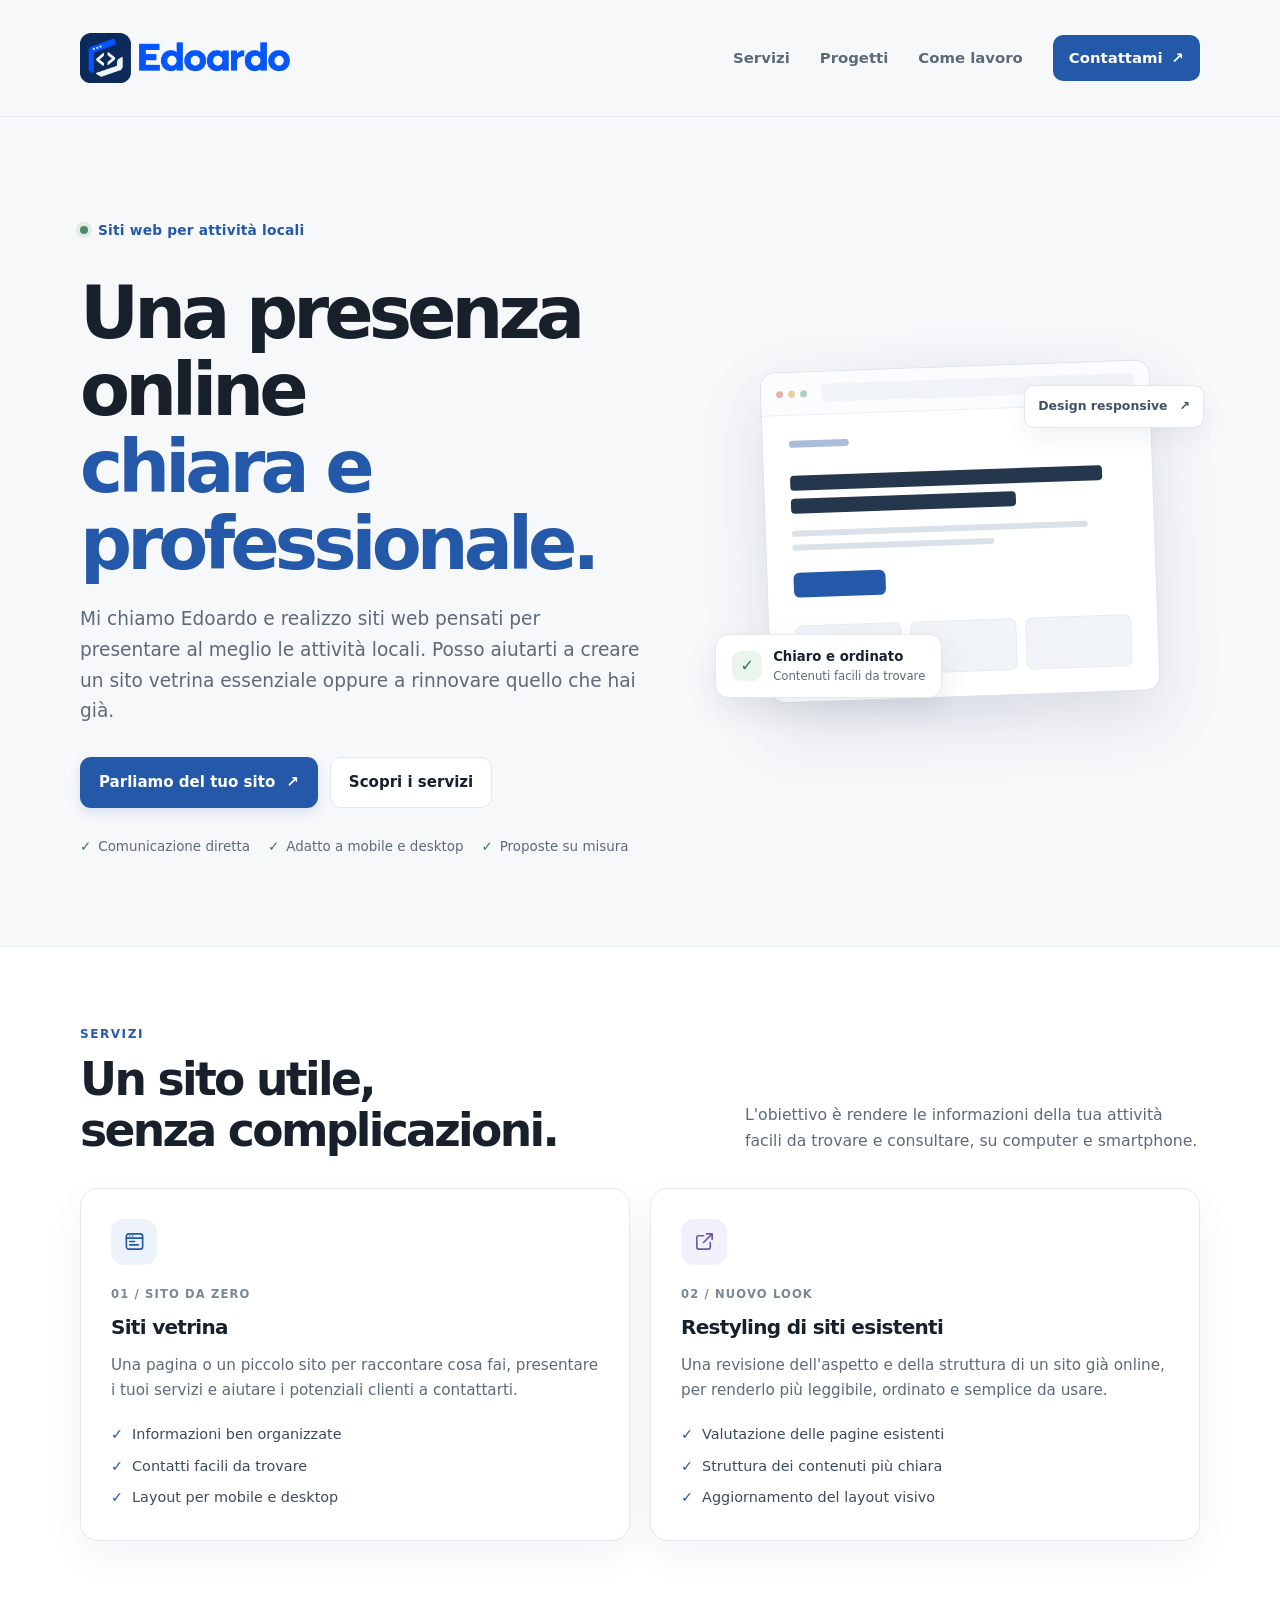
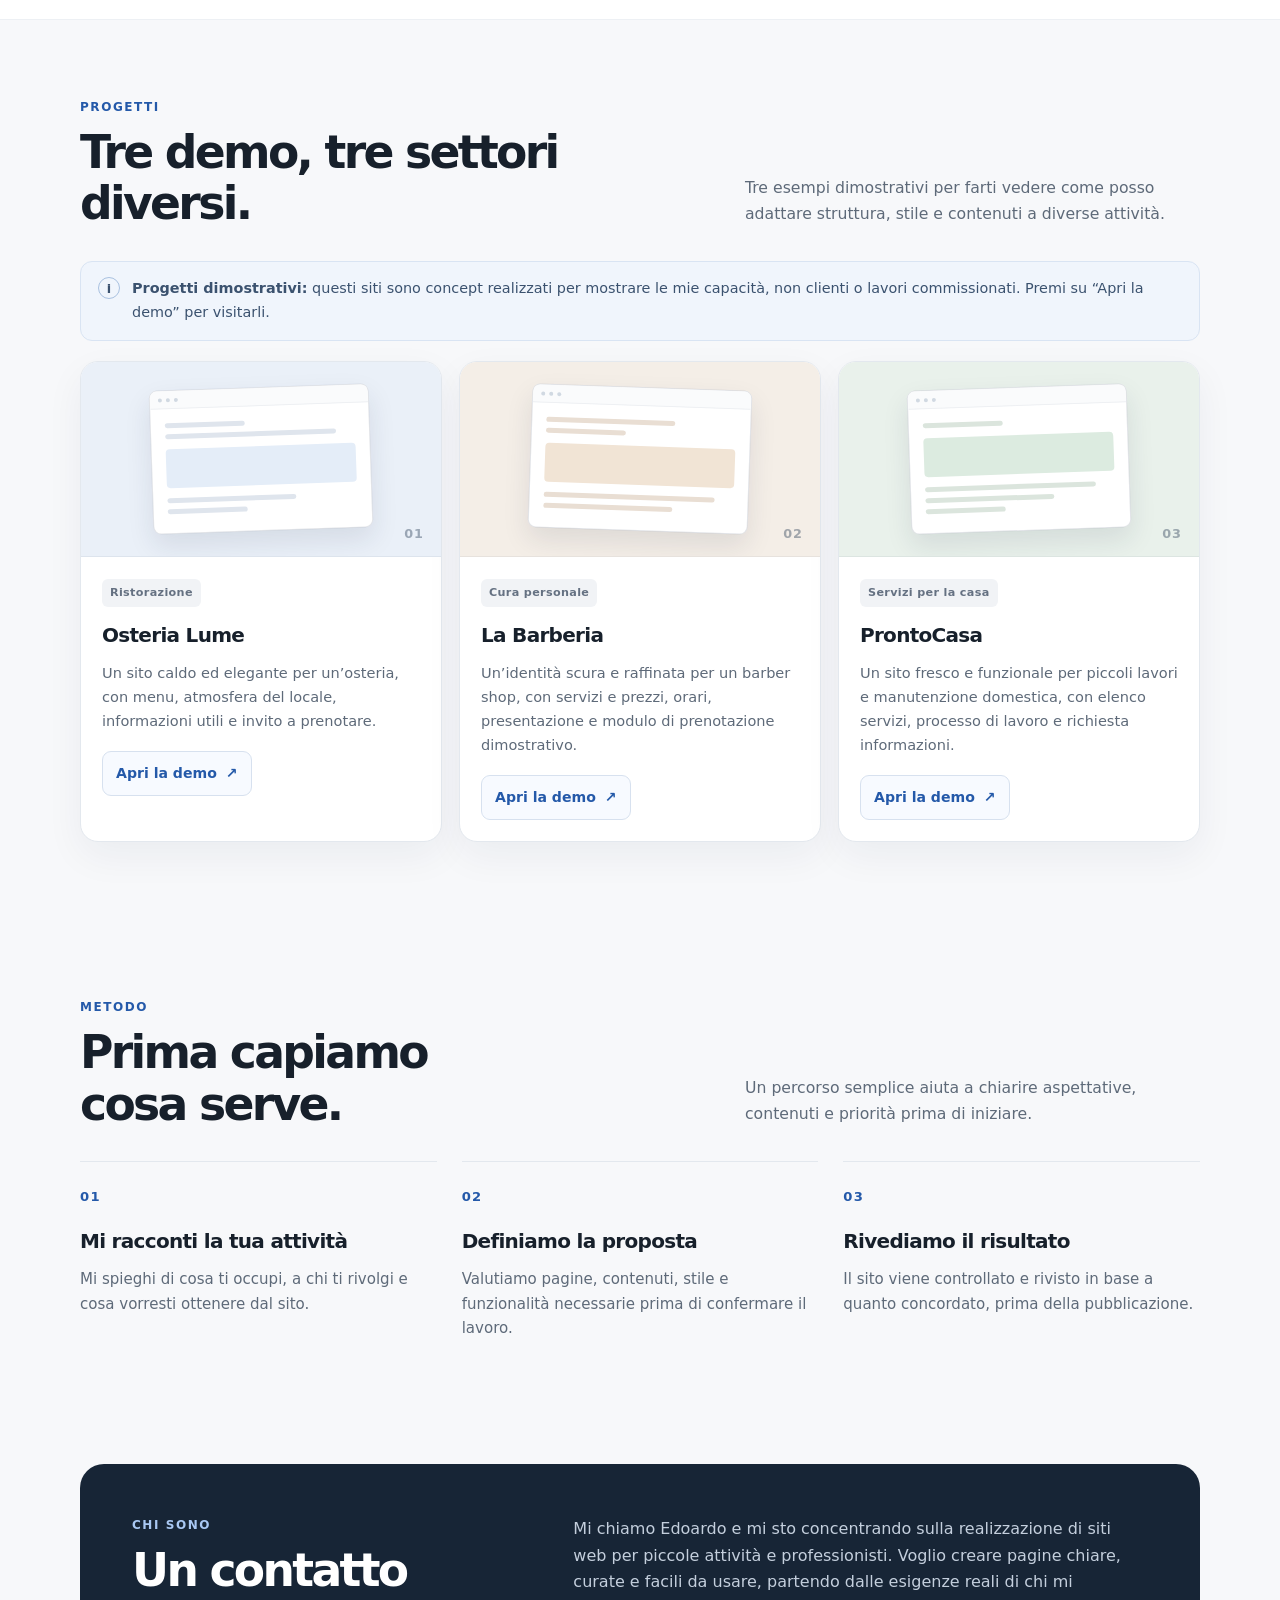
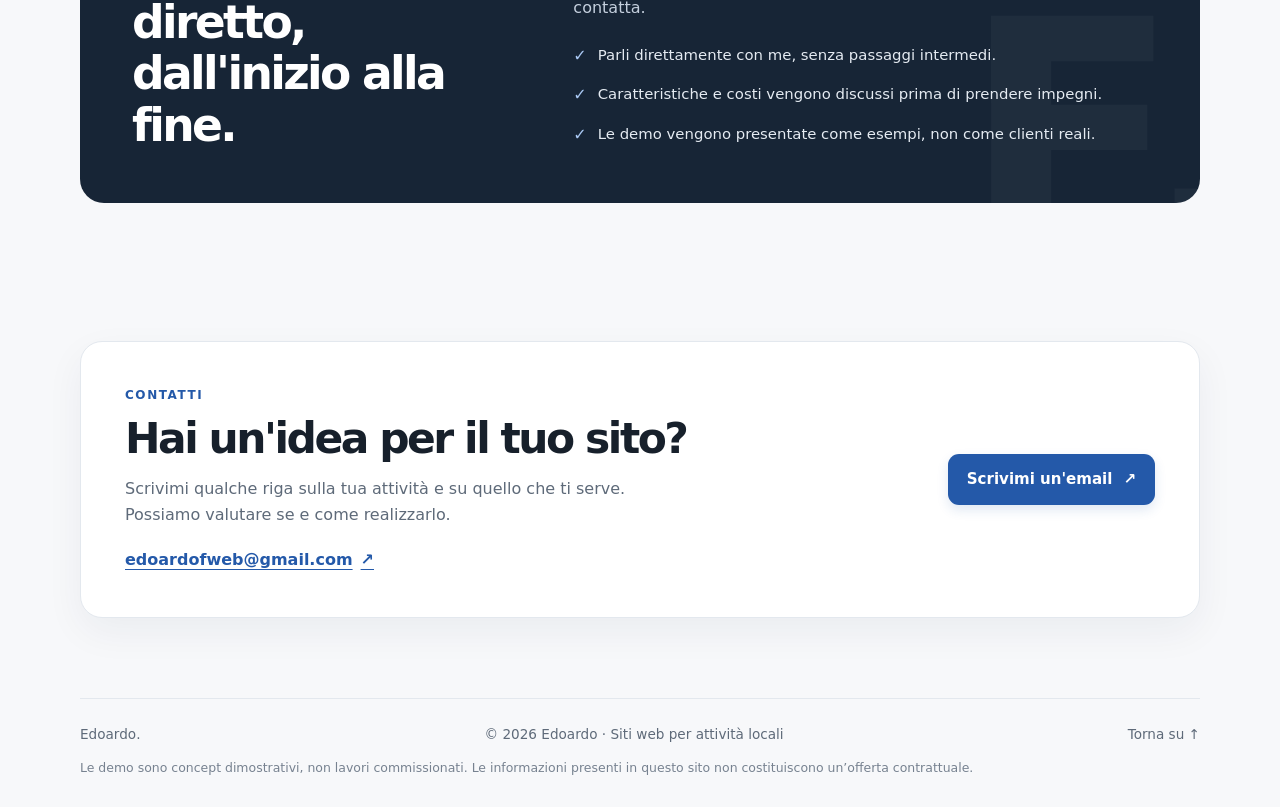
<file: index.html>
<!doctype html>
<html lang="it">
<head>
  <meta charset="utf-8">
  <meta name="viewport" content="width=device-width, initial-scale=1">
  <meta name="theme-color" content="#f7f8fa">
  <meta name="description" content="Edoardo realizza siti web vetrina per attività locali e si occupa del restyling di siti esistenti.">
  <link rel="icon" type="image/png" href="logopiccolo.png">
  <link rel="apple-touch-icon" href="logopiccolo.png">
  <title>Edoardo — Siti web per attività locali</title>
  <link rel="stylesheet" href="style.css">
  <script src="script.js" defer></script>
</head>
<body>
  <a class="skip-link" href="#contenuto">Vai al contenuto</a>

  <header class="site-header">
    <nav class="nav container" aria-label="Navigazione principale">
      <a class="wordmark" href="#inizio" aria-label="Edoardo, torna all'inizio"><img src="logo.png" alt="Edoardo — Siti web per attività locali" class="logo-image" width="1774" height="887"></a>

      <button class="menu-toggle" type="button" aria-expanded="false" aria-controls="nav-links" aria-label="Apri il menu">
        <span></span><span></span>
      </button>

      <div class="nav-links" id="nav-links">
        <a href="#servizi">Servizi</a>
        <a href="#progetti">Progetti</a>
        <a href="#metodo">Come lavoro</a>
        <a class="nav-cta" href="#contatti">Contattami <span aria-hidden="true">↗</span></a>
      </div>
    </nav>
  </header>

  <main id="contenuto">
    <section class="hero container" id="inizio">
      <div class="hero-copy">
        <p class="eyebrow"><span class="status-dot" aria-hidden="true"></span> Siti web per attività locali</p>
        <h1>Una presenza online<br class="desktop-break"> <span>chiara e professionale.</span></h1>
        <p class="hero-description">Mi chiamo Edoardo e realizzo siti web pensati per presentare al meglio le attività locali. Posso aiutarti a creare un sito vetrina essenziale oppure a rinnovare quello che hai già.</p>
        <div class="hero-actions">
          <a class="button button-primary" href="#contatti">Parliamo del tuo sito <span aria-hidden="true">↗</span></a>
          <a class="button button-secondary" href="#servizi">Scopri i servizi</a>
        </div>
        <div class="trust-points" aria-label="Caratteristiche del servizio">
          <span>Comunicazione diretta</span>
          <span>Adatto a mobile e desktop</span>
          <span>Proposte su misura</span>
        </div>
      </div>

      <div class="hero-visual" aria-hidden="true">
        <div class="visual-glow"></div>
        <div class="browser-card">
          <div class="browser-top">
            <div class="window-dots"><i></i><i></i><i></i></div>
            <div class="browser-address"></div>
          </div>
          <div class="browser-content">
            <div class="mock-brand"></div>
            <div class="mock-heading"></div>
            <div class="mock-heading mock-heading-short"></div>
            <div class="mock-copy"></div>
            <div class="mock-copy mock-copy-short"></div>
            <div class="mock-button"></div>
            <div class="mock-lower">
              <div></div><div></div><div></div>
            </div>
          </div>
        </div>
        <div class="floating-note"><span class="note-check">✓</span><span><strong>Chiaro e ordinato</strong><small>Contenuti facili da trovare</small></span></div>
        <div class="floating-chip">Design responsive <span aria-hidden="true">↗</span></div>
      </div>
    </section>

    <section class="section section-services" id="servizi">
      <div class="container">
        <div class="section-heading">
          <div>
            <p class="kicker">Servizi</p>
            <h2>Un sito utile,<br class="mobile-break"> senza complicazioni.</h2>
          </div>
          <p class="section-intro">L'obiettivo è rendere le informazioni della tua attività facili da trovare e consultare, su computer e smartphone.</p>
        </div>

        <div class="service-grid">
          <article class="service-card">
            <div class="service-icon" aria-hidden="true">
              <svg viewBox="0 0 24 24" fill="none"><rect x="3.5" y="4" width="17" height="16" rx="2.5"></rect><path d="M3.5 8.5h17M7 6.25h.01M10 6.25h.01M7 12h5M7 15.5h9"></path></svg>
            </div>
            <p class="card-index">01 / Sito da zero</p>
            <h3>Siti vetrina</h3>
            <p>Una pagina o un piccolo sito per raccontare cosa fai, presentare i tuoi servizi e aiutare i potenziali clienti a contattarti.</p>
            <ul class="check-list">
              <li>Informazioni ben organizzate</li>
              <li>Contatti facili da trovare</li>
              <li>Layout per mobile e desktop</li>
            </ul>
          </article>

          <article class="service-card">
            <div class="service-icon service-icon-alt" aria-hidden="true">
              <svg viewBox="0 0 24 24" fill="none"><path d="M14 4h6v6M20 4l-9 9"></path><path d="M18 13v5a2 2 0 0 1-2 2H6a2 2 0 0 1-2-2V8a2 2 0 0 1 2-2h5"></path></svg>
            </div>
            <p class="card-index">02 / Nuovo look</p>
            <h3>Restyling di siti esistenti</h3>
            <p>Una revisione dell'aspetto e della struttura di un sito già online, per renderlo più leggibile, ordinato e semplice da usare.</p>
            <ul class="check-list">
              <li>Valutazione delle pagine esistenti</li>
              <li>Struttura dei contenuti più chiara</li>
              <li>Aggiornamento del layout visivo</li>
            </ul>
          </article>
        </div>
      </div>
    </section>

    <section class="section section-projects" id="progetti">
      <div class="container">
        <div class="section-heading">
          <div>
            <p class="kicker">Progetti</p>
            <h2>Tre demo, tre settori diversi.</h2>
          </div>
          <p class="section-intro">Tre esempi dimostrativi per farti vedere come posso adattare struttura, stile e contenuti a diverse attività.</p>
        </div>

        <div class="notice"><span class="notice-icon" aria-hidden="true">i</span><p><strong>Progetti dimostrativi:</strong> questi siti sono concept realizzati per mostrare le mie capacità, non clienti o lavori commissionati. Premi su “Apri la demo” per visitarli.</p></div>

        <div class="project-grid">
          <article class="project-card">
            <div class="project-art art-blue" aria-hidden="true">
              <div class="mini-browser">
                <div class="mini-top"><span></span><span></span><span></span></div>
                <div class="mini-inner"><div class="mini-line line-short"></div><div class="mini-line line-wide"></div><div class="mini-hero"></div><div class="mini-line line-mid"></div><div class="mini-line line-short"></div></div>
              </div>
              <span class="art-number">01</span>
            </div>
            <div class="project-info">
              <span class="project-label">Ristorazione</span>
              <h3>Osteria Lume</h3>
              <p>Un sito caldo ed elegante per un’osteria, con menu, atmosfera del locale, informazioni utili e invito a prenotare.</p>
              <a class="project-link" href="demos/osteria-lume/index.html" aria-label="Apri la demo Osteria Lume">Apri la demo <span aria-hidden="true">↗</span></a>
            </div>
          </article>

          <article class="project-card">
            <div class="project-art art-sand" aria-hidden="true">
              <div class="mini-browser mini-browser-warm">
                <div class="mini-top"><span></span><span></span><span></span></div>
                <div class="mini-inner"><div class="mini-line line-mid"></div><div class="mini-line line-short"></div><div class="mini-hero mini-hero-warm"></div><div class="mini-line line-wide"></div><div class="mini-line line-mid"></div></div>
              </div>
              <span class="art-number">02</span>
            </div>
            <div class="project-info">
              <span class="project-label">Cura personale</span>
              <h3>La Barberia</h3>
              <p>Un’identità scura e raffinata per un barber shop, con servizi e prezzi, orari, presentazione e modulo di prenotazione dimostrativo.</p>
              <a class="project-link" href="demos/la-barberia/index.html" aria-label="Apri la demo La Barberia">Apri la demo <span aria-hidden="true">↗</span></a>
            </div>
          </article>

          <article class="project-card">
            <div class="project-art art-green" aria-hidden="true">
              <div class="mini-browser mini-browser-green">
                <div class="mini-top"><span></span><span></span><span></span></div>
                <div class="mini-inner"><div class="mini-line line-short"></div><div class="mini-hero mini-hero-green"></div><div class="mini-line line-wide"></div><div class="mini-line line-mid"></div><div class="mini-line line-short"></div></div>
              </div>
              <span class="art-number">03</span>
            </div>
            <div class="project-info">
              <span class="project-label">Servizi per la casa</span>
              <h3>ProntoCasa</h3>
              <p>Un sito fresco e funzionale per piccoli lavori e manutenzione domestica, con elenco servizi, processo di lavoro e richiesta informazioni.</p>
              <a class="project-link" href="demos/prontocasa/index.html" aria-label="Apri la demo ProntoCasa">Apri la demo <span aria-hidden="true">↗</span></a>
            </div>
          </article>
        </div>
      </div>
    </section>

    <section class="section" id="metodo">
      <div class="container">
        <div class="section-heading">
          <div>
            <p class="kicker">Metodo</p>
            <h2>Prima capiamo<br class="mobile-break"> cosa serve.</h2>
          </div>
          <p class="section-intro">Un percorso semplice aiuta a chiarire aspettative, contenuti e priorità prima di iniziare.</p>
        </div>
        <div class="steps-grid">
          <article class="step-card"><span class="step-number">01</span><h3>Mi racconti la tua attività</h3><p>Mi spieghi di cosa ti occupi, a chi ti rivolgi e cosa vorresti ottenere dal sito.</p></article>
          <article class="step-card"><span class="step-number">02</span><h3>Definiamo la proposta</h3><p>Valutiamo pagine, contenuti, stile e funzionalità necessarie prima di confermare il lavoro.</p></article>
          <article class="step-card"><span class="step-number">03</span><h3>Rivediamo il risultato</h3><p>Il sito viene controllato e rivisto in base a quanto concordato, prima della pubblicazione.</p></article>
        </div>
      </div>
    </section>

    <section class="section section-about" id="chi-sono">
      <div class="container">
        <div class="about-panel">
          <div class="about-heading">
            <p class="kicker kicker-light">Chi sono</p>
            <h2>Un contatto diretto, dall'inizio alla fine.</h2>
          </div>
          <div class="about-content">
            <p>Mi chiamo Edoardo e mi sto concentrando sulla realizzazione di siti web per piccole attività e professionisti. Voglio creare pagine chiare, curate e facili da usare, partendo dalle esigenze reali di chi mi contatta.</p>
            <div class="about-point"><span aria-hidden="true">✓</span><p>Parli direttamente con me, senza passaggi intermedi.</p></div>
            <div class="about-point"><span aria-hidden="true">✓</span><p>Caratteristiche e costi vengono discussi prima di prendere impegni.</p></div>
            <div class="about-point"><span aria-hidden="true">✓</span><p>Le demo vengono presentate come esempi, non come clienti reali.</p></div>
          </div>
          <div class="about-decoration" aria-hidden="true"><span>E.</span></div>
        </div>
      </div>
    </section>

    <section class="section section-contact" id="contatti">
      <div class="container">
        <div class="contact-panel">
          <div class="contact-copy">
            <p class="kicker">Contatti</p>
            <h2>Hai un'idea per il tuo sito?</h2>
            <p>Scrivimi qualche riga sulla tua attività e su quello che ti serve. Possiamo valutare se e come realizzarlo.</p>
            <a class="email-link" href="mailto:edoardofweb@gmail.com">edoardofweb@gmail.com <span aria-hidden="true">↗</span></a>
          </div>
          <a class="button button-primary contact-button" href="mailto:edoardofweb@gmail.com?subject=Richiesta%20informazioni%20per%20un%20sito%20web">Scrivimi un'email <span aria-hidden="true">↗</span></a>
        </div>
      </div>
    </section>
  </main>

  <footer class="site-footer">
    <div class="container footer-inner">
      <a class="wordmark" href="#inizio">Edoardo<span>.</span></a>
      <p>© <span id="year">2026</span> Edoardo · Siti web per attività locali</p>
      <a class="back-top" href="#inizio">Torna su ↑</a>
    </div>
    <div class="container footer-note">Le demo sono concept dimostrativi, non lavori commissionati. Le informazioni presenti in questo sito non costituiscono un’offerta contrattuale.</div>
  </footer>
</body>
</html>
</file>
<file: style.css>
/* Edoardo — portfolio personale
   Il logo principale è caricato da logo.png, nella stessa cartella di index.html. */

:root {
  color-scheme: light;
  --bg: #f7f8fa;
  --surface: #ffffff;
  --text: #17202b;
  --muted: #5e6a79;
  --line: #e3e8ee;
  --accent: #2459a9;
  --accent-dark: #1c4789;
  --accent-soft: #edf3fb;
  --radius: 18px;
  --shadow: 0 14px 38px rgba(25, 42, 66, .055);
  --max-width: 1120px;
}

* { box-sizing: border-box; }
html { scroll-behavior: smooth; scroll-padding-top: 94px; }
body {
  margin: 0;
  background: var(--bg);
  color: var(--text);
  font-family: Inter, ui-sans-serif, system-ui, -apple-system, BlinkMacSystemFont, "Segoe UI", sans-serif;
  line-height: 1.65;
  -webkit-font-smoothing: antialiased;
}
a { color: inherit; }
button, a { -webkit-tap-highlight-color: transparent; }
a:focus-visible, button:focus-visible { outline: 3px solid #82aef1; outline-offset: 4px; }
.container { width: min(var(--max-width), calc(100% - 48px)); margin-inline: auto; }
.skip-link { position: absolute; top: -100px; left: 16px; z-index: 100; background: #fff; padding: 10px 14px; border-radius: 8px; }
.skip-link:focus { top: 12px; }

.site-header {
  position: sticky; top: 0; z-index: 20;
  background: rgba(247, 248, 250, .9);
  border-bottom: 1px solid rgba(227, 232, 238, .85);
  backdrop-filter: blur(16px);
}
.nav { min-height: 116px; display: flex; align-items: center; justify-content: space-between; gap: 28px; }
.wordmark { display: inline-flex; align-items: center; flex: 0 0 auto; text-decoration: none; line-height: 0; }
.logo-image { display: block; width: 210px; max-width: 100%; height: auto; object-fit: contain; }
.nav-links { display: flex; align-items: center; gap: 30px; }
.nav-links > a { color: var(--muted); font-size: .93rem; font-weight: 600; text-decoration: none; transition: color .2s ease, background .2s ease; }
.nav-links > a:hover { color: var(--text); }
.nav-links .nav-cta { display: inline-flex; gap: 9px; align-items: center; padding: 11px 16px; border-radius: 10px; background: var(--accent); color: #fff; }
.nav-links .nav-cta:hover { background: var(--accent-dark); color: #fff; }
.menu-toggle { display: none; }

.hero { display: grid; grid-template-columns: minmax(0, 1.08fr) minmax(330px, .92fr); gap: clamp(35px, 6vw, 82px); align-items: center; padding-top: 88px; padding-bottom: 88px; min-height: 620px; }
.hero-copy { position: relative; z-index: 1; }
.eyebrow { display: inline-flex; align-items: center; gap: 10px; color: var(--accent); font-size: .86rem; font-weight: 750; letter-spacing: .015em; }
.status-dot { width: 8px; height: 8px; background: #4e8c67; border-radius: 50%; box-shadow: 0 0 0 4px rgba(78, 140, 103, .12); }
h1 { max-width: 720px; margin: 20px 0 22px; font-size: clamp(2.8rem, 5.7vw, 4.55rem); font-weight: 780; line-height: 1.055; letter-spacing: -.067em; }
h1 span { color: var(--accent); }
.hero-description { max-width: 625px; margin: 0; color: var(--muted); font-size: clamp(1.03rem, 1.6vw, 1.16rem); }
.hero-actions { display: flex; flex-wrap: wrap; gap: 12px; margin-top: 30px; }
.button { display: inline-flex; justify-content: center; align-items: center; gap: 11px; min-height: 49px; padding: 12px 18px; border: 1px solid transparent; border-radius: 11px; text-decoration: none; font-size: .94rem; font-weight: 720; transition: transform .2s ease, background .2s ease, border-color .2s ease; }
.button:hover { transform: translateY(-2px); }
.button-primary { color: #fff; background: var(--accent); box-shadow: 0 5px 12px rgba(36, 89, 169, .14); }
.button-primary:hover { background: var(--accent-dark); }
.button-secondary { color: var(--text); background: #fff; border-color: var(--line); }
.button-secondary:hover { border-color: #c8d1dc; background: #fbfcfd; }
.trust-points { display: flex; flex-wrap: wrap; gap: 9px 18px; margin-top: 28px; color: var(--muted); font-size: .84rem; }
.trust-points span::before { content: "✓"; color: #39734e; font-weight: 850; margin-right: 7px; }

.hero-visual { min-height: 400px; position: relative; display: grid; place-items: center; isolation: isolate; }
.visual-glow { position: absolute; width: 95%; aspect-ratio: 1; max-width: 410px; border-radius: 50%; background: radial-gradient(circle, #e7eef9 0%, rgba(231,238,249,.62) 43%, rgba(247,248,250,0) 72%); z-index: -1; }
.browser-card { width: min(100%, 390px); overflow: hidden; background: #fff; border: 1px solid #dce3eb; border-radius: 15px; box-shadow: 0 25px 65px rgba(29, 50, 79, .13); transform: rotate(-2deg); }
.browser-top { display: flex; align-items: center; gap: 15px; height: 43px; padding: 0 15px; background: #fbfcfd; border-bottom: 1px solid #edf0f4; }
.window-dots { display: flex; gap: 5px; }
.window-dots i { width: 7px; height: 7px; display: block; border-radius: 50%; background: #d6dde6; }
.window-dots i:first-child { background: #e5b2ab; }
.window-dots i:nth-child(2) { background: #e6d1a2; }
.window-dots i:nth-child(3) { background: #acd1b7; }
.browser-address { height: 18px; flex: 1; border-radius: 5px; background: #f0f3f7; }
.browser-content { padding: 25px 26px 24px; }
.mock-brand { width: 60px; height: 7px; border-radius: 4px; background: #a9bdd8; margin-bottom: 28px; }
.mock-heading { height: 15px; width: 93%; border-radius: 4px; background: #25374c; margin-bottom: 8px; }
.mock-heading-short { width: 67%; }
.mock-copy { height: 6px; width: 88%; border-radius: 5px; background: #dbe1e9; margin-top: 17px; }
.mock-copy-short { width: 60%; margin-top: 8px; }
.mock-button { width: 92px; height: 25px; margin-top: 22px; border-radius: 6px; background: var(--accent); }
.mock-lower { display: grid; grid-template-columns: repeat(3, 1fr); gap: 9px; margin-top: 28px; }
.mock-lower div { height: 52px; border-radius: 7px; background: #f0f4f8; border: 1px solid #e7ecf2; }
.floating-note { position: absolute; bottom: 33px; left: -5px; display: flex; align-items: center; gap: 11px; padding: 13px 16px; background: #fff; border: 1px solid var(--line); border-radius: 13px; box-shadow: 0 12px 30px rgba(25,42,66,.09); }
.note-check { width: 30px; height: 30px; display: grid; place-items: center; color: #2e7650; background: #eaf5ee; border-radius: 9px; font-weight: 850; }
.floating-note strong, .floating-note small { display: block; line-height: 1.35; }
.floating-note strong { font-size: .83rem; }
.floating-note small { margin-top: 3px; color: var(--muted); font-size: .73rem; }
.floating-chip { position: absolute; top: 54px; right: -4px; display: flex; gap: 12px; align-items: center; padding: 10px 13px; background: #fff; border: 1px solid var(--line); border-radius: 10px; box-shadow: 0 10px 25px rgba(25,42,66,.06); color: #435166; font-size: .78rem; font-weight: 700; }

.section { padding: 78px 0; }
.section-services { background: #fff; border-top: 1px solid #edf0f4; border-bottom: 1px solid #edf0f4; }
.section-heading { display: flex; justify-content: space-between; align-items: end; gap: 32px; margin-bottom: 31px; }
.kicker { margin: 0 0 9px; color: var(--accent); font-size: .75rem; text-transform: uppercase; letter-spacing: .13em; font-weight: 850; }
h2 { margin: 0; font-size: clamp(2rem, 4vw, 2.85rem); line-height: 1.13; letter-spacing: -.058em; font-weight: 760; }
.section-intro { max-width: 455px; margin: 0 0 3px; color: var(--muted); font-size: .98rem; }
.service-grid { display: grid; grid-template-columns: repeat(2, minmax(0, 1fr)); gap: 20px; }
.service-card { padding: 30px; border: 1px solid var(--line); border-radius: var(--radius); background: #fff; box-shadow: var(--shadow); }
.service-icon { display: grid; place-items: center; width: 46px; height: 46px; border-radius: 13px; background: var(--accent-soft); color: var(--accent); }
.service-icon svg { width: 23px; height: 23px; stroke: currentColor; stroke-width: 1.7; stroke-linecap: round; stroke-linejoin: round; }
.service-icon-alt { background: #f2f0fb; color: #6b58a8; }
.card-index { margin: 20px 0 7px; color: #7a8795; font-size: .72rem; font-weight: 800; letter-spacing: .1em; text-transform: uppercase; }
.service-card h3, .project-info h3, .step-card h3 { margin: 0 0 9px; font-size: 1.25rem; letter-spacing: -.035em; }
.service-card > p:not(.card-index) { color: var(--muted); margin: 0; font-size: .95rem; }
.check-list { display: grid; gap: 8px; list-style: none; margin: 20px 0 0; padding: 0; color: #3e4b5b; font-size: .9rem; }
.check-list li::before { content: "✓"; margin-right: 9px; color: var(--accent); font-weight: 850; }

.section-projects { background: #f7f8fa; }
.notice { display: flex; align-items: flex-start; gap: 12px; margin-bottom: 20px; padding: 15px 17px; border: 1px solid #d9e4f3; border-radius: 12px; background: #f0f5fc; color: #3b526f; }
.notice-icon { display: grid; place-items: center; flex: 0 0 22px; width: 22px; height: 22px; border: 1px solid #a9c1e0; border-radius: 50%; font-size: .8rem; font-weight: 800; }
.notice p { margin: 0; font-size: .9rem; }
.project-grid { display: grid; grid-template-columns: repeat(3, minmax(0, 1fr)); gap: 17px; }
.project-card { min-width: 0; overflow: hidden; background: #fff; border: 1px solid var(--line); border-radius: var(--radius); box-shadow: var(--shadow); transition: transform .2s ease, box-shadow .2s ease; }
.project-card:hover { transform: translateY(-3px); box-shadow: 0 17px 38px rgba(25,42,66,.09); }
.project-art { position: relative; display: grid; place-items: center; min-height: 185px; padding: 25px; overflow: hidden; border-bottom: 1px solid rgba(20,40,65,.06); }
.art-blue { background: #eaf0f8; }
.art-sand { background: #f4eee7; }
.art-green { background: #e9f1eb; }
.mini-browser { width: min(100%, 220px); background: #fff; border: 1px solid rgba(31,52,76,.13); border-radius: 8px; box-shadow: 0 12px 27px rgba(25,42,66,.1); overflow: hidden; transform: rotate(-2deg); }
.art-sand .mini-browser { transform: rotate(2deg); }
.mini-top { height: 18px; display: flex; align-items: center; gap: 4px; padding: 0 8px; background: #fafbfc; border-bottom: 1px solid #eef0f3; }
.mini-top span { width: 4px; height: 4px; background: #d1d9e2; border-radius: 50%; }
.mini-inner { padding: 14px 14px 13px; }
.mini-line { height: 5px; margin-bottom: 6px; border-radius: 4px; background: #dfe5ed; }
.line-short { width: 42%; }
.line-mid { width: 68%; }
.line-wide { width: 90%; }
.mini-hero { height: 39px; margin: 10px 0; border-radius: 4px; background: #e4edf8; }
.mini-hero-warm { background: #f1e4d5; }
.mini-browser-warm .mini-line { background: #e9ded3; }
.mini-hero-green { background: #dcebe0; }
.mini-browser-green .mini-line { background: #dbe5dd; }
.art-number { position: absolute; right: 17px; bottom: 11px; color: rgba(35,55,80,.4); font-size: .8rem; font-weight: 850; letter-spacing: .08em; }
.project-info { padding: 21px; }
.project-label { display: inline-block; padding: 5px 8px; border-radius: 6px; background: #f1f3f6; color: #657182; font-size: .7rem; font-weight: 800; letter-spacing: .03em; }
.project-info h3 { margin-top: 12px; }
.project-info p { margin: 0; color: var(--muted); font-size: .91rem; }
.project-status { display: inline-flex; align-items: center; gap: 7px; margin-top: 16px; color: #8a5b14; font-size: .79rem; font-weight: 750; }
.project-status i { width: 7px; height: 7px; border-radius: 50%; background: #d59a39; }
.project-link { display: inline-flex; align-items: center; gap: 9px; margin-top: 18px; padding: 10px 13px; border: 1px solid #d7e1ef; border-radius: 9px; color: var(--accent); background: #f7faff; text-decoration: none; font-size: .88rem; font-weight: 800; transition: background .18s ease, border-color .18s ease, transform .18s ease; }
.project-link:hover { background: #edf4ff; border-color: #a9c2e4; transform: translateY(-1px); }
.project-link:focus-visible { outline: 3px solid #9bbce8; outline-offset: 3px; }

.steps-grid { display: grid; grid-template-columns: repeat(3, minmax(0, 1fr)); gap: 25px; }
.step-card { padding-top: 21px; border-top: 1px solid var(--line); }
.step-number { display: inline-block; margin-bottom: 17px; color: var(--accent); font-size: .82rem; font-weight: 850; letter-spacing: .1em; }
.step-card p { margin: 0; color: var(--muted); font-size: .94rem; }

.section-about { padding-top: 45px; }
.about-panel { position: relative; display: grid; grid-template-columns: .82fr 1.18fr; gap: 42px; overflow: hidden; padding: clamp(28px, 5vw, 52px); border-radius: 24px; background: #172536; color: #fff; }
.kicker-light { color: #a9c8f3; }
.about-heading h2 { max-width: 370px; }
.about-content { position: relative; z-index: 1; max-width: 560px; }
.about-content > p { margin: 0 0 21px; color: #c4cfdd; }
.about-point { display: flex; align-items: flex-start; gap: 11px; margin-top: 13px; }
.about-point span { color: #a9c8f3; font-weight: 850; }
.about-point p { margin: 0; color: #e5ebf2; font-size: .93rem; }
.about-decoration { position: absolute; right: -25px; bottom: -95px; color: rgba(255,255,255,.035); font-size: 20rem; line-height: 1; font-weight: 850; letter-spacing: -.12em; pointer-events: none; }

.section-contact { padding-top: 60px; padding-bottom: 80px; }
.contact-panel { display: flex; align-items: center; justify-content: space-between; gap: 35px; padding: clamp(26px, 5vw, 44px); background: #fff; border: 1px solid var(--line); border-radius: 22px; box-shadow: var(--shadow); }
.contact-copy { max-width: 620px; }
.contact-copy h2 { font-size: clamp(1.9rem, 4vw, 2.65rem); }
.contact-copy > p:not(.kicker) { max-width: 550px; margin: 13px 0 0; color: var(--muted); }
.email-link { display: inline-flex; align-items: center; gap: 8px; margin-top: 18px; color: var(--accent); font-weight: 750; text-decoration-thickness: 1px; text-underline-offset: 4px; overflow-wrap: anywhere; }
.contact-button { flex: 0 0 auto; }

.site-footer { padding: 0 0 28px; color: var(--muted); font-size: .85rem; }
.footer-inner { display: flex; align-items: center; justify-content: space-between; gap: 22px; padding-top: 24px; border-top: 1px solid var(--line); }
.footer-inner p { margin: 0; }
.back-top { text-decoration: none; }
.back-top:hover { color: var(--text); }
.footer-note { margin-top: 13px; color: #778290; font-size: .78rem; }

@media (max-width: 920px) {
  .nav { min-height: 102px; gap: 20px; }
  .logo-image { width: 176px; }
  .nav-links { gap: 18px; }
  .hero { grid-template-columns: minmax(0, 1fr) minmax(270px, .82fr); gap: 30px; padding-top: 68px; padding-bottom: 68px; }
  h1 { font-size: clamp(2.6rem, 5.7vw, 3.7rem); }
  .hero-visual { min-height: 340px; }
  .floating-note { left: -12px; bottom: 18px; }
  .floating-chip { right: -8px; top: 28px; }
  .section { padding: 66px 0; }
  .project-grid { gap: 13px; }
  .project-info { padding: 17px; }
  .project-art { min-height: 160px; padding: 17px; }
}
@media (max-width: 700px) {
  html { scroll-padding-top: 78px; }
  .container { width: min(var(--max-width), calc(100% - 36px)); }
  .nav { min-height: 88px; }
  .logo-image { width: 148px; }
  .menu-toggle { display: flex; flex-direction: column; justify-content: center; gap: 5px; width: 42px; height: 42px; padding: 10px; border: 1px solid var(--line); border-radius: 10px; background: #fff; cursor: pointer; }
  .menu-toggle span { display: block; height: 2px; width: 100%; border-radius: 2px; background: var(--text); transition: transform .2s ease; }
  .menu-toggle[aria-expanded="true"] span:first-child { transform: translateY(3.5px) rotate(45deg); }
  .menu-toggle[aria-expanded="true"] span:last-child { transform: translateY(-3.5px) rotate(-45deg); }
  .nav-links { position: absolute; top: calc(100% + 1px); left: 0; right: 0; display: none; flex-direction: column; align-items: stretch; gap: 0; padding: 10px 18px 18px; background: rgba(247,248,250,.98); border-bottom: 1px solid var(--line); box-shadow: 0 15px 20px rgba(25,42,66,.05); }
  .nav-links.is-open { display: flex; }
  .nav-links > a, .nav-links > a:not(.nav-cta) { display: block; padding: 13px 10px; }
  .nav-links .nav-cta { display: flex; justify-content: center; margin-top: 7px; padding: 12px 14px; }
  .hero { display: flex; flex-direction: column; align-items: stretch; gap: 25px; min-height: auto; padding-top: 58px; padding-bottom: 52px; }
  h1 { font-size: clamp(2.65rem, 11vw, 4rem); margin-top: 18px; }
  .desktop-break { display: none; }
  .hero-description { font-size: 1rem; }
  .hero-actions { margin-top: 25px; }
  .hero-actions .button { flex: 1 1 auto; }
  .trust-points { gap: 8px 14px; margin-top: 22px; font-size: .82rem; }
  .hero-visual { min-height: 330px; margin: 0 5px; }
  .browser-card { width: min(87%, 360px); }
  .floating-note { left: -2px; bottom: 10px; }
  .floating-chip { right: -3px; top: 17px; }
  .section { padding: 55px 0; }
  .section-heading { display: block; margin-bottom: 25px; }
  .section-intro { margin-top: 14px; font-size: .95rem; }
  .mobile-break { display: none; }
  .service-grid, .project-grid, .steps-grid { grid-template-columns: 1fr; }
  .service-card { padding: 25px; }
  .project-grid { gap: 17px; }
  .project-art { min-height: 170px; }
  .project-info { padding: 20px; }
  .steps-grid { gap: 22px; }
  .step-card { padding-top: 17px; }
  .step-number { margin-bottom: 10px; }
  .section-about { padding-top: 18px; }
  .about-panel { grid-template-columns: 1fr; gap: 23px; padding: 27px 24px; border-radius: 19px; }
  .about-heading h2 { max-width: 440px; }
  .about-decoration { right: -12px; bottom: -45px; font-size: 12rem; }
  .section-contact { padding-top: 48px; padding-bottom: 58px; }
  .contact-panel { align-items: flex-start; flex-direction: column; gap: 24px; padding: 27px 24px; }
  .contact-button { width: 100%; }
  .footer-inner { align-items: flex-start; flex-wrap: wrap; gap: 13px 20px; }
  .footer-inner p { order: 3; flex-basis: 100%; }
}
@media (max-width: 380px) {
  .container { width: calc(100% - 28px); }
  .logo-image { width: 136px; }
  h1 { font-size: 2.45rem; }
  .hero-actions { flex-direction: column; }
  .hero-actions .button { width: 100%; }
  .floating-note { transform: scale(.9); transform-origin: left bottom; }
  .floating-chip { transform: scale(.9); transform-origin: right top; }
}
@media (prefers-reduced-motion: reduce) {
  html { scroll-behavior: auto; }
  *, *::before, *::after { transition-duration: .01ms !important; animation-duration: .01ms !important; }
}
</file>
